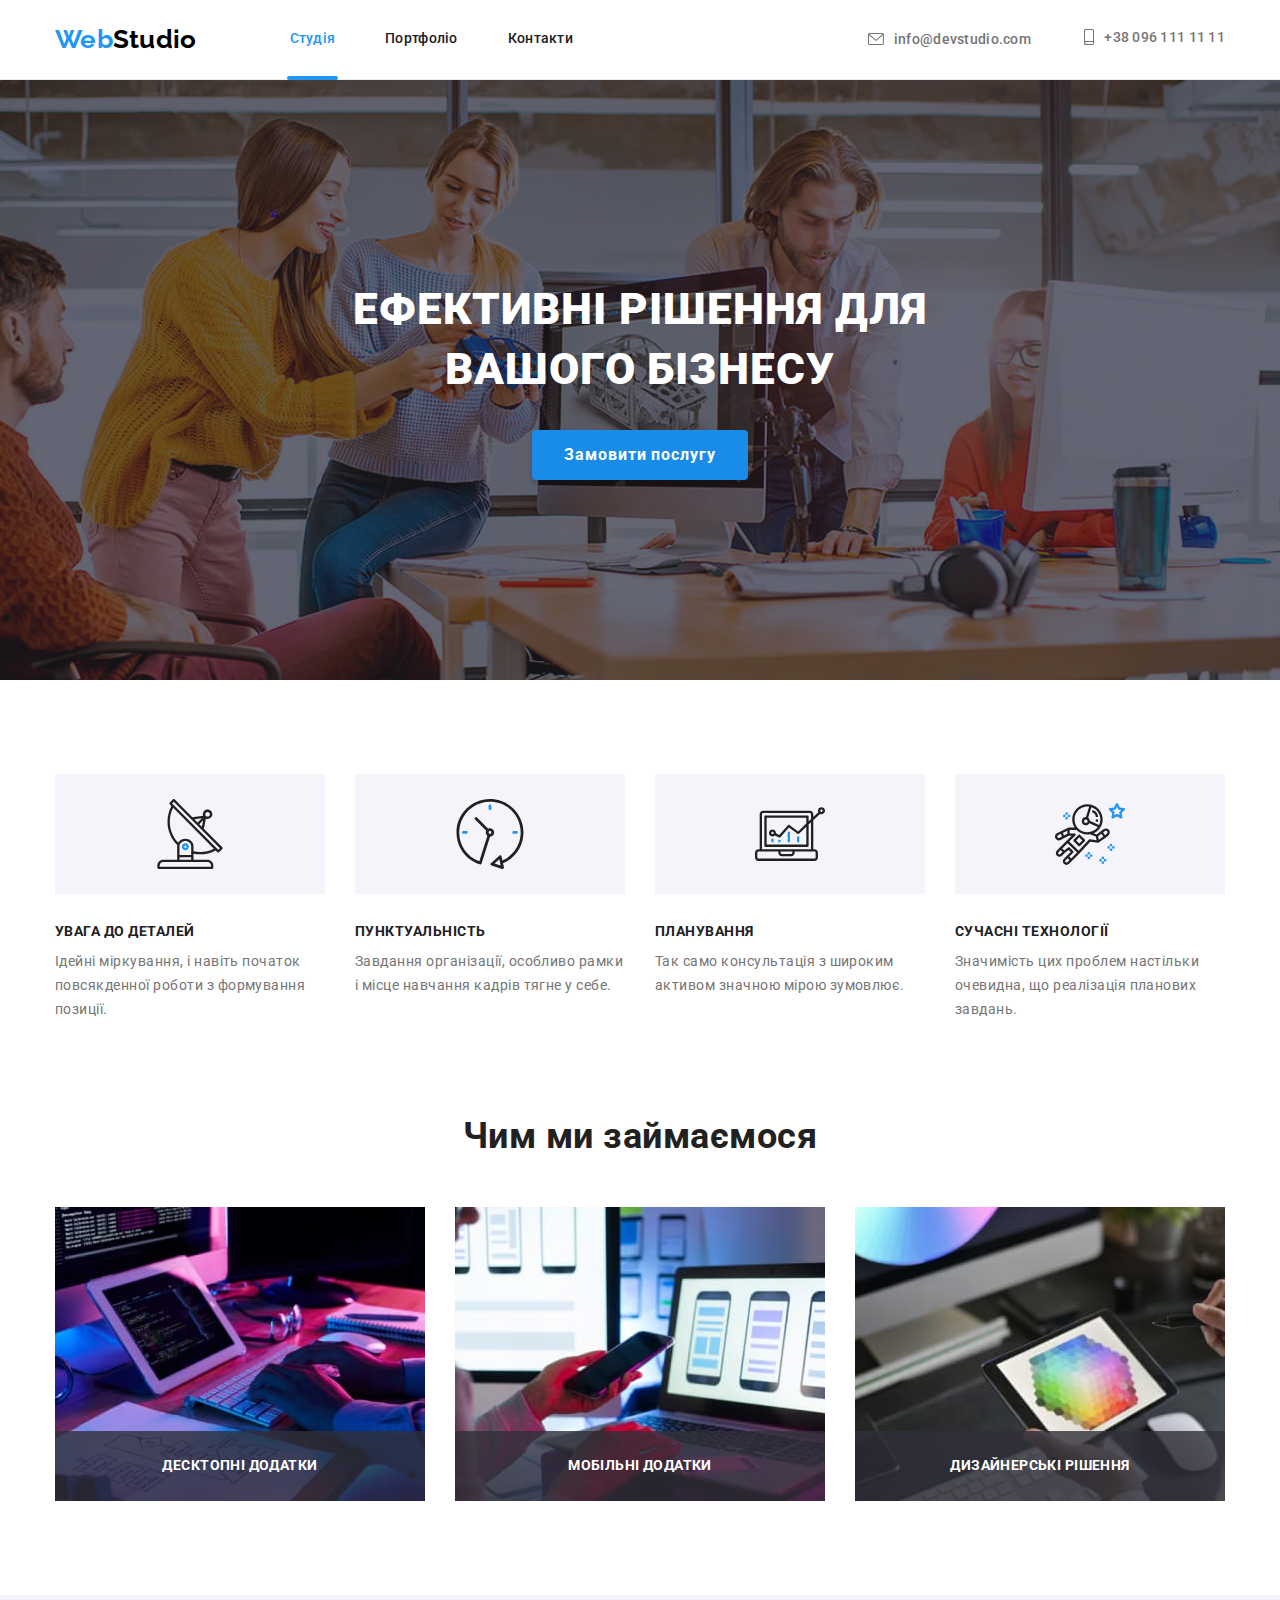
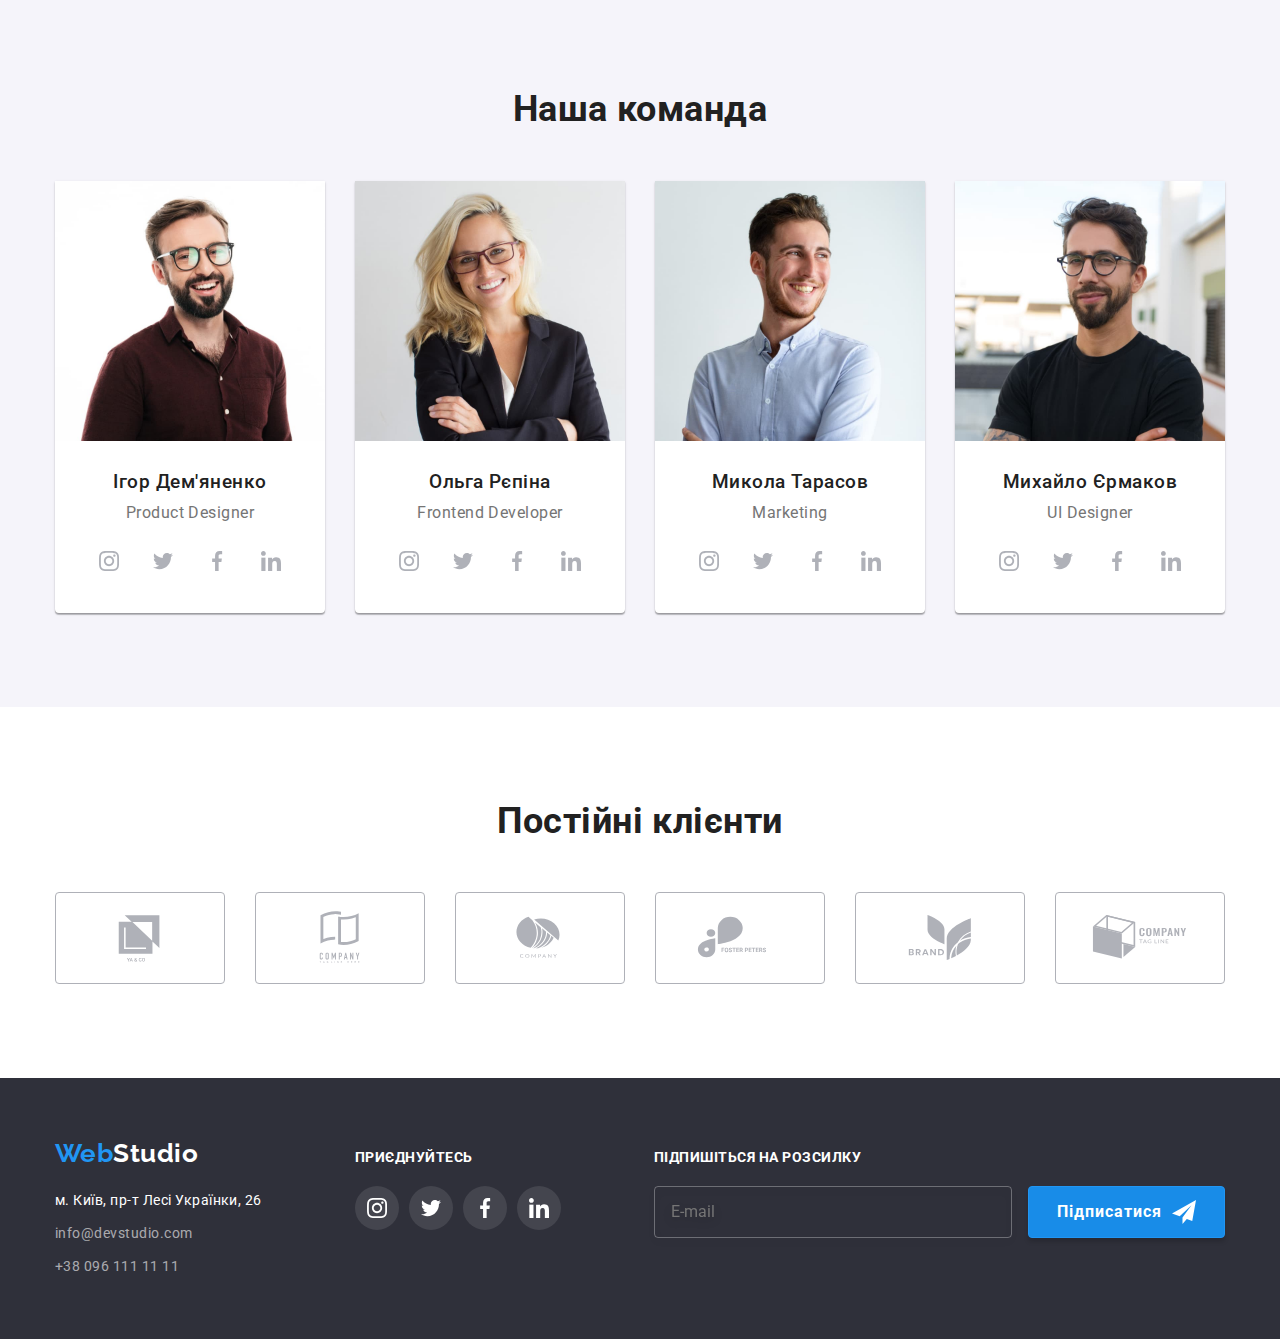
<file: index.html>
<!DOCTYPE html>
<html lang="uk">

<head>
    <meta charset="UTF-8">
    <meta name="viewport" content="width=device-width, initial-scale=1.0">
    <title>goit-hw6</title>
    <link
        href="https://fonts.googleapis.com/css2?family=Raleway:wght@700&family=Roboto:wght@400;500;700;900&display=swap"
        rel="stylesheet">
    <link rel="stylesheet" href="https://cdn.jsdelivr.net/npm/modern-normalize@1.1.0/modern-normalize.min.css" />
    <link rel="stylesheet" href="./css/style.css">
</head>

<body>
    <header class="header">
        <div class="header-container container">
            <nav class="header-nav">
                <a href="./index.html" lang="en" class="header-logo logo link"><span
                        class="logo-feature">Web</span>Studio</a>
                <ul class="menu list">
                    <li class="menu-item">
                        <a class="menu-link link current" href="./index.html">Студія</a>
                    </li>
                    <li class="menu-item">
                        <a class="menu-link link" href="./portfolio.html">Портфоліо</a>
                    </li>
                    <li class="menu-item">
                        <a class="menu-link link" href="">Контакти</a>
                    </li>
                </ul>
            </nav>
            <div class="header-links">
                <a class="header-email link" href="mailto:info@devstudio.com">
                    <svg class="email-icon" width="16" height="12">
                        <use href="./images/icons.svg#icon-envelope"></use>
                    </svg>
                    info@devstudio.com</a>
                <a href="tel:+380961111111" class="header-phone-number link">
                    <svg class="tel-icon" width="10" height="16">
                        <use href="./images/icons.svg#icon-smartphone"></use>
                    </svg>
                    +38 096 111 11 11</a>
            </div>
        </div>
    </header>
    <main>
        <section class="hero">
            <div class="hero-container container">
                <h1 class="hero-title">Ефективні рішення для вашого бізнесу</h1>
                <button data-modal-open type="button" class="hero-btn blue-btn btn">Замовити послугу</button>
                <div class="backdrop is-hidden" data-modal>
                    <div class="modal">
                        <button type="button" class="modal-close-btn" data-modal-close>
                            <svg class="modal-close-btn-icon" width="18" height="18">
                                <use href="./images/icons.svg#icon-close"></use>
                            </svg>
                        </button>
                        <p class="modal-caption">Залиште свої дані, ми вам передзвонимо</p>
                        <form class="modal-form">
                            <label class="modal-form-field">
                                <span class="modal-form-field-desc">Ім'я</span>
                                <span class="modal-form-input-wrapper">
                                    <input name="user_name" type="text" class="modal-form-input"
                                        pattern="[a-zA-Zа-яА-ЯіІїЇ]+" required />
                                    <svg class="modal-form-icon" width="18" height="18">
                                        <use href="./images/icons.svg#icon-person-modal"></use>
                                    </svg>
                                </span>
                            </label>
                            <label class="modal-form-field">
                                <span class="modal-form-field-desc">Телефон</span>
                                <span class="modal-form-input-wrapper">
                                    <input name="user_phone_number" type="tel" class="modal-form-input"
                                        pattern="[0-9]{3}-[0-9]{3}-[0-9]{2}-[0-9]{2}" required />
                                    <svg class="modal-form-icon modal-phone-icon" width="18" height="18">
                                        <use href="./images/icons.svg#icon-phone"></use>
                                    </svg>
                                </span>
                            </label>
                            <label class="modal-form-field">
                                <span class="modal-form-field-desc">Пошта</span>
                                <span class="modal-form-input-wrapper">
                                    <input name="user_email" type="email" class="modal-form-input" required />
                                    <svg class="modal-form-icon" width="18" height="18">
                                        <use href="./images/icons.svg#icon-email-modal"></use>
                                    </svg>
                                </span>
                            </label>
                            <label class="modal-form-field">
                                <span class="modal-form-field-desc">Коментар</span>
                                <textarea name="user_message" class="modal-form-message"
                                    placeholder="Введіть текст"></textarea>
                            </label>
                            <label class="modal-form-check-wrapper">
                                <input name="user_policy" type="checkbox" class="modal-form-check visually-hidden" />
                                <svg class="modal-form-own-check" width="16" height="16">
                                    <use class="modal-form-own-check-icon" href="./images/icons.svg#icon-check">
                                    </use>
                                </svg>
                                Погоджуюся з розсилкою та приймаю&nbsp;<a class="modal-form-check-link" href="">Умови
                                    договору</a>
                            </label>
                            <button type="submit" class="modal-form-btn blue-btn btn">Відправити</button>

                        </form>
                    </div>
                </div>
            </div>
        </section>
        <section class="feature section">
            <div class="feature-container container">
                <h2 class="feature-title visually-hidden">Особливості</h2>
                <ul class="feature-list list">
                    <li class="feature-item">
                        <div class="feature-icon-wrapper">
                            <svg class="feature-icon icon-antenna" width="70" height="70">
                                <use href="./images/icons.svg#icon-antenna"></use>
                            </svg>
                        </div>
                        <h3 class="feature-sub-title">УВАГА ДО ДЕТАЛЕЙ</h3>
                        <p class="feature-text">Ідейні міркування, і навіть початок повсякденної роботи з формування
                            позиції.</p>
                    </li>
                    <li class="feature-item">
                        <div class="feature-icon-wrapper">
                            <svg class="feature-icon" width="70" height="70">
                                <use href="./images/icons.svg#icon-clock"></use>
                            </svg>
                        </div>
                        <h3 class="feature-sub-title">ПУНКТУАЛЬНІСТЬ</h3>
                        <p class="feature-text">Завдання організації, особливо рамки і місце навчання кадрів тягне у
                            себе.
                        </p>
                    </li>
                    <li class="feature-item">
                        <div class="feature-icon-wrapper">
                            <svg class="feature-icon" width="70" height="70">
                                <use href="./images/icons.svg#icon-diagram"></use>
                            </svg>
                        </div>
                        <h3 class="feature-sub-title">ПЛАНУВАННЯ</h3>
                        <p class="feature-text">Так само консультація з широким активом значною мірою зумовлює.</p>
                    </li>
                    <li class="feature-item">
                        <div class="feature-icon-wrapper">
                            <svg class="feature-icon" width="70" height="70">
                                <use href="./images/icons.svg#icon-astronaut"></use>
                            </svg>
                        </div>
                        <h3 class="feature-sub-title">СУЧАСНІ ТЕХНОЛОГІЇ</h3>
                        <p class="feature-text">Значимість цих проблем настільки очевидна, що реалізація планових
                            завдань.
                        </p>
                    </li>
                </ul>
            </div>
        </section>
        <section class="field section">
            <div class="container">
                <h2 class="field-title title">Чим ми займаємося</h2>
                <ul class="field-list list">
                    <li class="field-item">
                        <div class="field-thumb">
                            <img src="./images/field/field1.jpg" alt="десктопні додатки" class="field-img img"
                                width="370" height="294">
                            <h3 class="field-img-title">Десктопні додатки</h3>
                        </div>
                    </li>
                    <li class="field-item">
                        <div class="field-thumb">
                            <img src="./images/field/field2.jpg" alt="мобільні додатки" class="field-img img"
                                width="370" height="294">
                            <h3 class="field-img-title">Мобільні додатки</h3>
                        </div>
                    </li>
                    <li class="field-item">
                        <div class="field-thumb">
                            <img src="./images/field/field3.jpg" alt="дизайнерські рішення" class="field-img img"
                                width="370" height="294">
                            <h3 class="field-img-title">Дизайнерські рішення</h3>
                        </div>
                    </li>
                </ul>
            </div>
        </section>
        <section class="team section">
            <div class="container">
                <h2 class="team-title title">Наша команда</h2>
                <ul class="team-list list">
                    <li class="staff">
                        <img src="./images/staff/staff1.jpg" alt="фото Ігор Дем'яненко" class="staff-img img"
                            width="270" height="260">
                        <div class="staff-content-wrapper">
                            <h3 class="staff-title">Ігор Дем'яненко</h3>
                            <p class="staff-position">Product Designer</p>
                            <ul class="social-list list">
                                <li class="social-list-item">
                                    <a href="" class="social-list-link">
                                        <svg class="social-list-icon" width="20" height="20">
                                            <use href="./images/icons.svg#icon-instagram"></use>
                                        </svg>
                                    </a>
                                </li>
                                <li class="social-list-item">
                                    <a href="" class="social-list-link">
                                        <svg class="social-list-icon" width="20" height="20">
                                            <use href="./images/icons.svg#icon-twitter"></use>
                                        </svg>
                                    </a>
                                </li>
                                <li class="social-list-item">
                                    <a href="" class="social-list-link">
                                        <svg class="social-list-icon" width="20" height="20">
                                            <use href="./images/icons.svg#icon-facebook"></use>
                                        </svg>
                                    </a>
                                </li>
                                <li class="social-list-item">
                                    <a href="" class="social-list-link">
                                        <svg class="social-list-icon" width="20" height="20">
                                            <use href="./images/icons.svg#icon-linkedin"></use>
                                        </svg>
                                    </a>
                                </li>
                            </ul>
                        </div>
                    </li>
                    <li class="staff">
                        <img src="./images/staff/staff2.jpg" alt="фото Ольга Рєпіна" class="staff-img img" width="270"
                            height="260">
                        <div class="staff-content-wrapper">
                            <h3 class="staff-title">Ольга Рєпіна</h3>
                            <p class="staff-position">Frontend Developer</p>
                            <ul class="social-list list">
                                <li class="social-list-item">
                                    <a href="" class="social-list-link">
                                        <svg class="social-list-icon" width="20" height="20">
                                            <use href="./images/icons.svg#icon-instagram"></use>
                                        </svg>
                                    </a>
                                </li>
                                <li class="social-list-item">
                                    <a href="" class="social-list-link">
                                        <svg class="social-list-icon" width="20" height="20">
                                            <use href="./images/icons.svg#icon-twitter"></use>
                                        </svg>
                                    </a>
                                </li>
                                <li class="social-list-item">
                                    <a href="" class="social-list-link">
                                        <svg class="social-list-icon" width="20" height="20">
                                            <use href="./images/icons.svg#icon-facebook"></use>
                                        </svg>
                                    </a>
                                </li>
                                <li class="social-list-item">
                                    <a href="" class="social-list-link">
                                        <svg class="social-list-icon" width="20" height="20">
                                            <use href="./images/icons.svg#icon-linkedin"></use>
                                        </svg>
                                    </a>
                                </li>
                            </ul>
                        </div>
                    </li>
                    <li class="staff">
                        <img src="./images/staff/staff3.jpg" alt="фото Микола Тарасов" class="staff-img img" width="270"
                            height="260">
                        <div class="staff-content-wrapper">
                            <h3 class="staff-title">Микола Тарасов</h3>
                            <p class="staff-position">Marketing</p>
                            <ul class="social-list list">
                                <li class="social-list-item">
                                    <a href="" class="social-list-link">
                                        <svg class="social-list-icon" width="20" height="20">
                                            <use href="./images/icons.svg#icon-instagram"></use>
                                        </svg>
                                    </a>
                                </li>
                                <li class="social-list-item">
                                    <a href="" class="social-list-link">
                                        <svg class="social-list-icon" width="20" height="20">
                                            <use href="./images/icons.svg#icon-twitter"></use>
                                        </svg>
                                    </a>
                                </li>
                                <li class="social-list-item">
                                    <a href="" class="social-list-link">
                                        <svg class="social-list-icon" width="20" height="20">
                                            <use href="./images/icons.svg#icon-facebook"></use>
                                        </svg>
                                    </a>
                                </li>
                                <li class="social-list-item">
                                    <a href="" class="social-list-link">
                                        <svg class="social-list-icon" width="20" height="20">
                                            <use href="./images/icons.svg#icon-linkedin"></use>
                                        </svg>
                                    </a>
                                </li>
                            </ul>
                        </div>
                    </li>
                    <li class="staff">
                        <img src="./images/staff/staff4.jpg" alt="фото Михайло Єрмаков" class="staff-img img"
                            width="270" height="260">
                        <div class="staff-content-wrapper">
                            <h3 class="staff-title">Михайло Єрмаков</h3>
                            <p class="staff-position">UI Designer</p>
                            <ul class="social-list list">
                                <li class="social-list-item">
                                    <a href="" class="social-list-link">
                                        <svg class="social-list-icon" width="20" height="20">
                                            <use href="./images/icons.svg#icon-instagram"></use>
                                        </svg>
                                    </a>
                                </li>
                                <li class="social-list-item">
                                    <a href="" class="social-list-link">
                                        <svg class="social-list-icon" width="20" height="20">
                                            <use href="./images/icons.svg#icon-twitter"></use>
                                        </svg>
                                    </a>
                                </li>
                                <li class="social-list-item">
                                    <a href="" class="social-list-link">
                                        <svg class="social-list-icon" width="20" height="20">
                                            <use href="./images/icons.svg#icon-facebook"></use>
                                        </svg>
                                    </a>
                                </li>
                                <li class="social-list-item">
                                    <a href="" class="social-list-link">
                                        <svg class="social-list-icon" width="20" height="20">
                                            <use href="./images/icons.svg#icon-linkedin"></use>
                                        </svg>
                                    </a>
                                </li>
                            </ul>
                        </div>
                    </li>
                </ul>
            </div>
        </section>
        <section class="clients section">
            <div class="container">
                <h2 class="clients-title title">Постійні клієнти</h2>
                <ul class="clients-list list">
                    <li class="clients-item">
                        <a href="" class="clients-link">
                            <svg class="clients-icon" width="106" height="60">
                                <use href="./images/icons.svg#icon-logo1"></use>
                            </svg>
                        </a>
                    </li>
                    <li class="clients-item">
                        <a href="" class="clients-link">
                            <svg class="clients-icon" width="106" height="60">
                                <use href="./images/icons.svg#icon-logo2"></use>
                            </svg>
                        </a>
                    </li>
                    <li class="clients-item">
                        <a href="" class="clients-link">
                            <svg class="clients-icon" width="106" height="60">
                                <use href="./images/icons.svg#icon-logo3"></use>
                            </svg>
                        </a>
                    </li>
                    <li class="clients-item">
                        <a href="" class="clients-link">
                            <svg class="clients-icon" width="106" height="60">
                                <use href="./images/icons.svg#icon-logo4"></use>
                            </svg>
                        </a>
                    </li>
                    <li class="clients-item">
                        <a href="" class="clients-link">
                            <svg class="clients-icon" width="106" height="60">
                                <use href="./images/icons.svg#icon-logo5"></use>
                            </svg>
                        </a>
                    </li>
                    <li class="clients-item">
                        <a href="" class="clients-link">
                            <svg class="clients-icon" width="106" height="60">
                                <use href="./images/icons.svg#icon-logo6"></use>
                            </svg>
                        </a>
                    </li>
                </ul>
            </div>

        </section>
    </main>
    <footer class="footer">
        <div class="container footer-container">
            <div class="footer-address">
                <a href="./index.html" lang="en" class="footer-logo logo link"><span
                        class="logo-feature">Web</span>Studio</a>
                <address class="contact">
                    <ul class="contact-list list">
                        <li class="contact-item">
                            <a href="https://goo.gl/maps/WSS5QyxdvY6HkFST6" target="_blank" rel="noopener noreferrer"
                                class="contact-address link"> м. Київ,
                                пр-т Лесі Українки, 26</a>
                        </li>
                        <li class="contact-item">
                            <a href="mailto:info@devstudio.com" class="contact-email link">info@devstudio.com</a> <br>
                        </li>
                        <li class="contact-item">
                            <a href="tel:+380961111111" class="contact-phone link">+38 096 111 11 11</a>
                        </li>
                    </ul>
                </address>
            </div>
            <div class="footer-social">
                <h3 class="footer-title">приєднуйтесь</h3>
                <ul class="social-list list">
                    <li class="social-list-item">
                        <a href="" class="social-list-link social-list-link-footer">
                            <svg class="social-list-icon social-list-icon-footer" width="20" height="20">
                                <use href="./images/icons.svg#icon-instagram"></use>
                            </svg>
                        </a>
                    </li>
                    <li class="social-list-item">
                        <a href="" class="social-list-link social-list-link-footer">
                            <svg class="social-list-icon social-list-icon-footer" width="20" height="20">
                                <use href="./images/icons.svg#icon-twitter"></use>
                            </svg>
                        </a>
                    </li>
                    <li class="social-list-item">
                        <a href="" class="social-list-link social-list-link-footer">
                            <svg class="social-list-icon social-list-icon-footer" width="20" height="20">
                                <use href="./images/icons.svg#icon-facebook"></use>
                            </svg>
                        </a>
                    </li>
                    <li class="social-list-item">
                        <a href="" class="social-list-link social-list-link-footer">
                            <svg class="social-list-icon social-list-icon-footer" width="20" height="20">
                                <use href="./images/icons.svg#icon-linkedin"></use>
                            </svg>
                        </a>
                    </li>
                </ul>
            </div>
            <div class="footer-subscribe">
                <h3 class="footer-title">Підпишіться на розсилку</h3>
                <label for="subscribe" class="visually-hidden">Enter your email</label>
                <input class="subscribe-input" type="email" name="email" id="subscribe" placeholder="E-mail">
                <button class="subscribe-btn blue-btn btn" type="submit">Підписатися
                    <svg class="subscribe-btn-icon" width="24" height="24">
                        <use href="./images/icons.svg#icon-send"></use>
                    </svg>
                </button>

            </div>
        </div>
    </footer>
    <script src=" ./js/modal.js">
    </script>
</body>

</html>
</file>
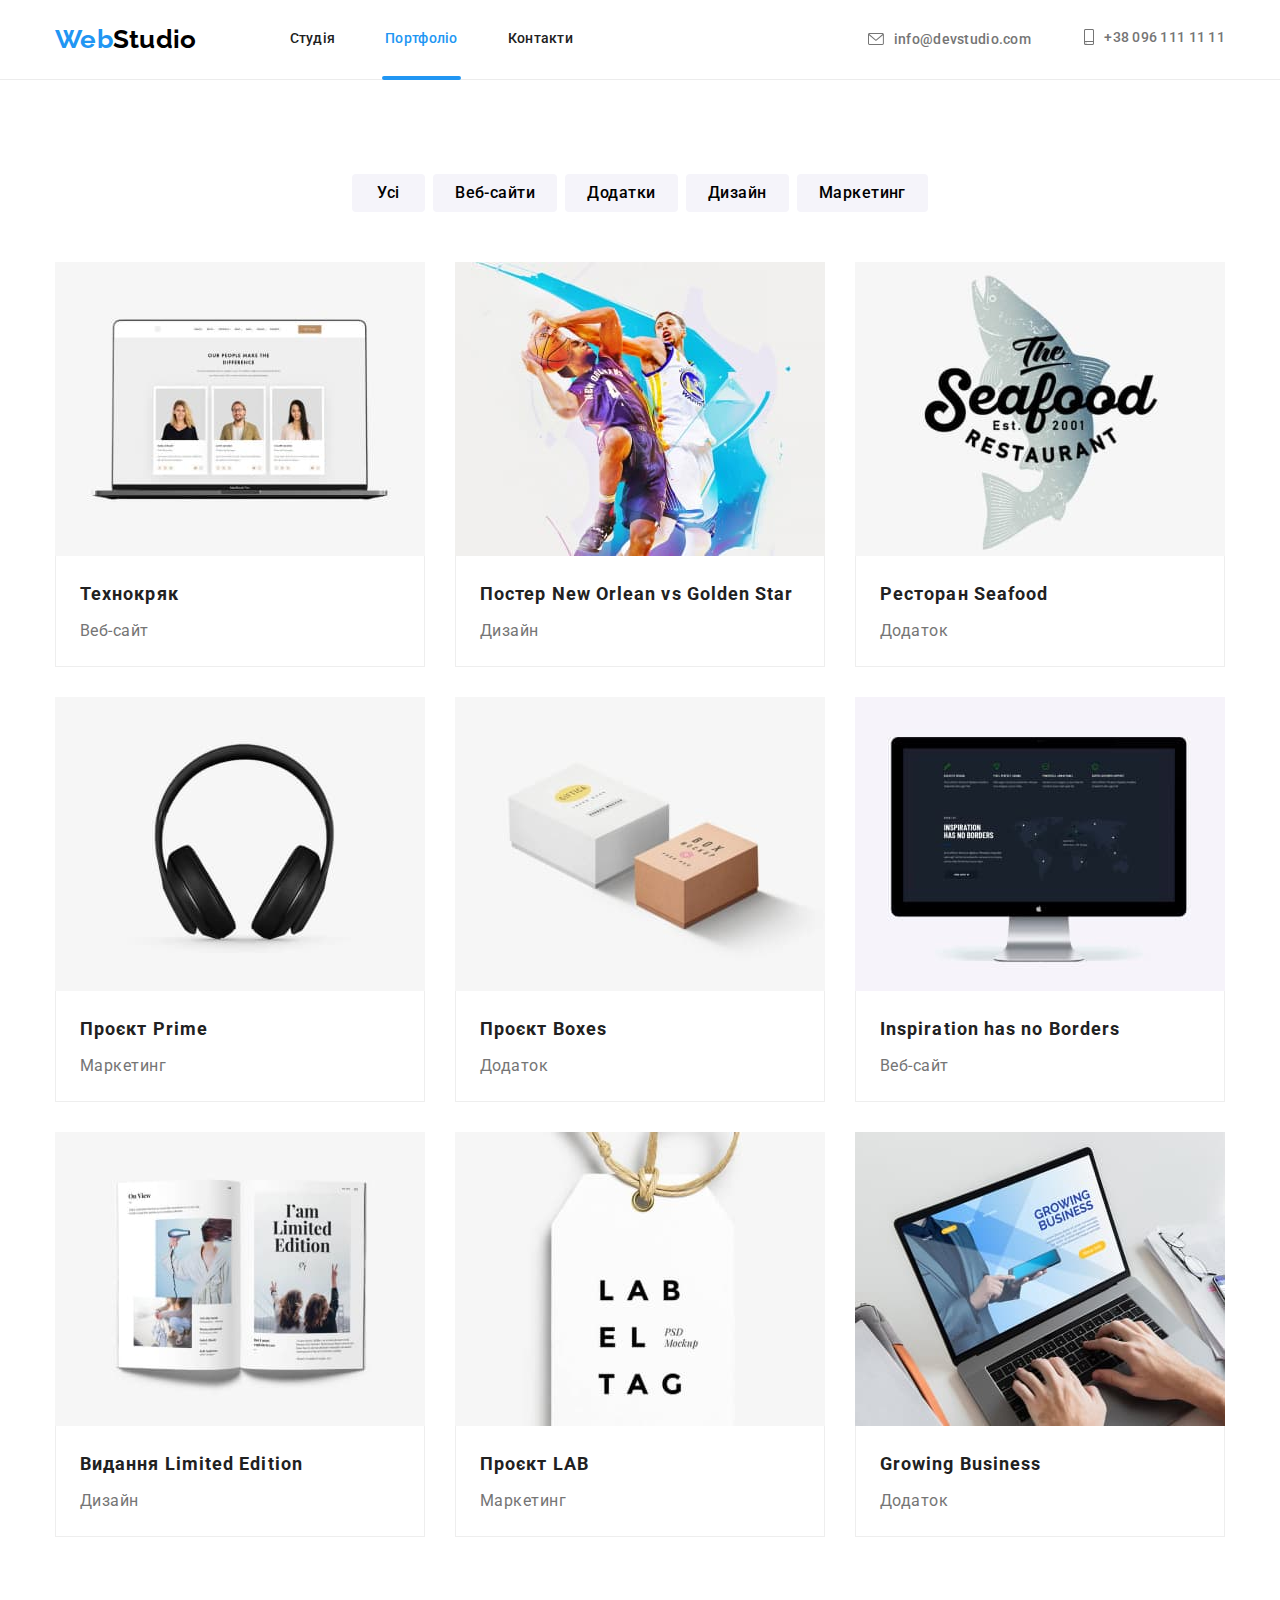
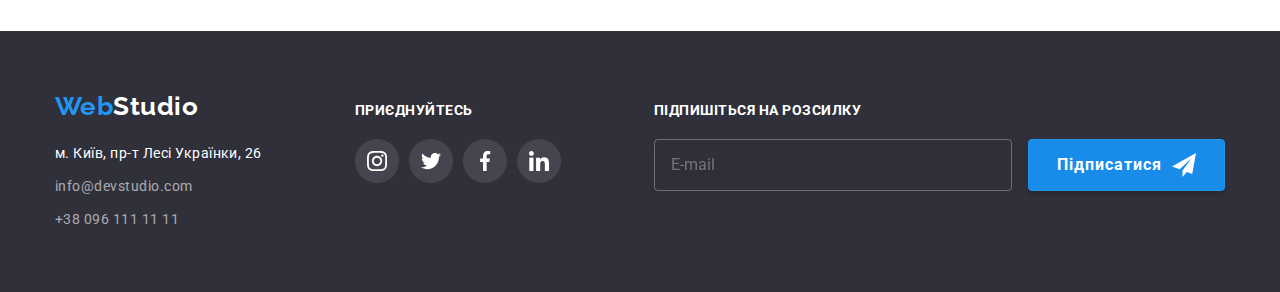
<file: portfolio.html>
<!DOCTYPE html>
<html lang="uk">

<head>
    <meta charset="UTF-8">
    <meta name="viewport" content="width=device-width, initial-scale=1.0">
    <title>goit-hw6</title>
    <link
        href="https://fonts.googleapis.com/css2?family=Raleway:wght@700&family=Roboto:wght@400;500;700;900&display=swap"
        rel="stylesheet">
    <link rel="stylesheet" href="https://cdn.jsdelivr.net/npm/modern-normalize@1.1.0/modern-normalize.min.css" />
    <link rel="stylesheet" href="./css/style.css">

</head>

<body>
    <header class="header">
        <div class="header-container container">
            <nav class="header-nav">
                <a href="./index.html" lang="en" class="header-logo logo link"><span
                        class="logo-feature">Web</span>Studio</a>
                <ul class="menu list">
                    <li class="menu-item">
                        <a class="menu-link link" href="./index.html">Студія</a>
                    </li>
                    <li class="menu-item">
                        <a class="menu-link link current" href="./portfolio.html">Портфоліо</a>
                    </li>
                    <li class="menu-item">
                        <a class="menu-link link" href="">Контакти</a>
                    </li>
                </ul>
            </nav>
            <div class="header-links">
                <a class="header-email link" href="mailto:info@devstudio.com">
                    <svg class="email-icon" width="16" height="12">
                        <use href="./images/icons.svg#icon-envelope"></use>
                    </svg>
                    info@devstudio.com</a>
                <a href="tel:+380961111111" class="header-phone-number link">
                    <svg class="tel-icon" width="10" height="16">
                        <use href="./images/icons.svg#icon-smartphone"></use>
                    </svg>
                    +38 096 111 11 11</a>
            </div>
        </div>
    </header>
    <main class="portfolio section">
        <div class="container">
            <h1 class="portfolio-title visually-hidden">Cписок прикладів робіт</h1>
            <ul class="filters-menu list">
                <li class="filters-item">
                    <button class="filters-btn btn" type="button">Усі</button>
                </li>
                <li class="filters-item">
                    <button class="filters-btn btn" type="button">Веб-сайти</button>
                </li>
                <li class="filters-item">
                    <button class="filters-btn btn" type="button">Додатки</button>
                </li>
                <li class="filters-item">
                    <button class="filters-btn btn" type="button">Дизайн</button>
                </li>
                <li class="filters-item">
                    <button class="filters-btn btn" type="button">Маркетинг</button>
                </li>
            </ul>
            <ul class="project-list list">
                <li class="project-item">
                    <a class="project-link link" href="">
                        <div class="project-thumb">
                            <img src="./images/portfolio/portfolio1.jpg" alt="Технокряк" width="370" height="294"
                                class="project-thumb-img img">
                            <p class="project-thumb-text">Ресурс пропонує комплексні пропозиції з різним рівнем
                                функціоналу та сервісів. Все це дозволить відвідувачу отримати вичерпні відомості про
                                компанію чи приватну особу.</p>
                        </div>
                        <div class="project-wrapper">
                            <h2 class="project-title">Технокряк</h2>
                            <p class="project-text">Веб-сайт</p>
                        </div>
                    </a>
                </li>
                <li class="project-item">
                    <a class="project-link link" href="">
                        <div class="project-thumb">
                            <img src="./images/portfolio/portfolio2.jpg" alt="Постер New Orlean vs Golden Star"
                                width="370" height="294" class="project-thumb-img img">
                            <p class="project-thumb-text">Ресурс пропонує комплексні пропозиції з різним рівнем
                                функціоналу та сервісів. Все це дозволить відвідувачу отримати вичерпні відомості про
                                компанію чи приватну особу.</p>
                        </div>
                        <div class="project-wrapper">
                            <h2 class="project-title">Постер New Orlean vs Golden Star</h2>
                            <p class="project-text">Дизайн</p>
                        </div>
                    </a>
                </li>
                <li class="project-item">
                    <a class="project-link link" href="">
                        <div class="project-thumb">
                            <img src="./images/portfolio/portfolio3.jpg" alt="Ресторан Seafood" width="370" height="294"
                                class="project-thumb-img img">
                            <p class="project-thumb-text">Ресурс пропонує комплексні пропозиції з різним рівнем
                                функціоналу та сервісів. Все це дозволить відвідувачу отримати вичерпні відомості про
                                компанію чи приватну особу.</p>
                        </div>
                        <div class="project-wrapper">
                            <h2 class="project-title">Ресторан Seafood</h2>
                            <p class="project-text">Додаток</p>
                        </div>
                    </a>
                </li>
                <li class="project-item">
                    <a class="project-link link" href="">
                        <div class="project-thumb">
                            <img src="./images/portfolio/portfolio4.jpg" alt="Проєкт Prime" width="370" height="294"
                                class="project-thumb-img img">
                            <p class="project-thumb-text">Ресурс пропонує комплексні пропозиції з різним рівнем
                                функціоналу та сервісів. Все це дозволить відвідувачу отримати вичерпні відомості про
                                компанію чи приватну особу.</p>
                        </div>
                        <div class="project-wrapper">
                            <h2 class="project-title">Проєкт Prime</h2>
                            <p class="project-text">Маркетинг</p>
                        </div>
                    </a>
                </li>
                <li class="project-item">
                    <a class="project-link link" href="">
                        <div class="project-thumb">
                            <img src="./images/portfolio/portfolio5.jpg" alt="Проєкт Boxes" width="370" height="294"
                                class="project-thumb-img img">
                            <p class="project-thumb-text">Ресурс пропонує комплексні пропозиції з різним рівнем
                                функціоналу та сервісів. Все це дозволить відвідувачу отримати вичерпні відомості про
                                компанію чи приватну особу.</p>
                        </div>
                        <div class="project-wrapper">
                            <h2 class="project-title">Проєкт Boxes</h2>
                            <p class="project-text">Додаток</p>
                        </div>
                    </a>
                </li>
                <li class="project-item">
                    <a class="project-link link" href="">
                        <div class="project-thumb">
                            <img src="./images/portfolio/portfolio6.jpg" alt="Inspiration has no Borders" width="370"
                                height="294" class="project-thumb-img img">
                            <p class="project-thumb-text">Ресурс пропонує комплексні пропозиції з різним рівнем
                                функціоналу та сервісів. Все це дозволить відвідувачу отримати вичерпні відомості про
                                компанію чи приватну особу.</p>
                        </div>
                        <div class="project-wrapper">
                            <h2 class="project-title">Inspiration has no Borders</h2>
                            <p class="project-text">Веб-сайт</p>
                        </div>
                    </a>
                </li>
                <li class="project-item">
                    <a class="project-link link" href="">
                        <div class="project-thumb">
                            <img src="./images/portfolio/portfolio7.jpg" alt="Видання Limited Edition" width="370"
                                height="294" class="project-thumb-img img">
                            <p class="project-thumb-text">Ресурс пропонує комплексні пропозиції з різним рівнем
                                функціоналу та сервісів. Все це дозволить відвідувачу отримати вичерпні відомості про
                                компанію чи приватну особу.</p>
                        </div>
                        <div class="project-wrapper">
                            <h2 class="project-title">Видання Limited Edition</h2>
                            <p class="project-text">Дизайн</p>
                        </div>
                    </a>
                </li>
                <li class="project-item">
                    <a class="project-link link" href="">
                        <div class="project-thumb">
                            <img src="./images/portfolio/portfolio8.jpg" alt="Проєкт LAB" width="370" height="294"
                                class="project-thumb-img img">
                            <p class="project-thumb-text">Ресурс пропонує комплексні пропозиції з різним рівнем
                                функціоналу та сервісів. Все це дозволить відвідувачу отримати вичерпні відомості про
                                компанію чи приватну особу.</p>
                        </div>
                        <div class="project-wrapper">
                            <h2 class="project-title">Проєкт LAB</h2>
                            <p class="project-text">Маркетинг</p>
                        </div>
                    </a>
                </li>
                <li class="project-item">
                    <a class="project-link link" href="">
                        <div class="project-thumb">
                            <img src="./images/portfolio/portfolio9.jpg" alt="Growing Business" width="370" height="294"
                                class="project-thumb-img img">
                            <p class="project-thumb-text">Ресурс пропонує комплексні пропозиції з різним рівнем
                                функціоналу та сервісів. Все це дозволить відвідувачу отримати вичерпні відомості про
                                компанію чи приватну особу.</p>
                        </div>
                        <div class="project-wrapper">
                            <h2 class="project-title">Growing Business</h2>
                            <p class="project-text">Додаток</p>
                        </div>
                    </a>
                </li>

            </ul>
        </div>
    </main>
    <footer class="footer">
        <div class="container footer-container">
            <div class="footer-address">
                <a href="./index.html" lang="en" class="footer-logo logo link"><span
                        class="logo-feature">Web</span>Studio</a>
                <address class="contact">
                    <ul class="contact-list list">
                        <li class="contact-item">
                            <a href="https://goo.gl/maps/WSS5QyxdvY6HkFST6" target="_blank" rel="noopener noreferrer"
                                class="contact-address link"> м. Київ,
                                пр-т Лесі Українки, 26</a>
                        </li>
                        <li class="contact-item">
                            <a href="mailto:info@devstudio.com" class="contact-email link">info@devstudio.com</a> <br>
                        </li>
                        <li class="contact-item">
                            <a href="tel:+380961111111" class="contact-phone link">+38 096 111 11 11</a>
                        </li>
                    </ul>
                </address>
            </div>
            <div class="footer-social">
                <h3 class="footer-title">приєднуйтесь</h3>
                <ul class="social-list list">
                    <li class="social-list-item">
                        <a href="" class="social-list-link social-list-link-footer">
                            <svg class="social-list-icon social-list-icon-footer" width="20" height="20">
                                <use href="./images/icons.svg#icon-instagram"></use>
                            </svg>
                        </a>
                    </li>
                    <li class="social-list-item">
                        <a href="" class="social-list-link social-list-link-footer">
                            <svg class="social-list-icon social-list-icon-footer" width="20" height="20">
                                <use href="./images/icons.svg#icon-twitter"></use>
                            </svg>
                        </a>
                    </li>
                    <li class="social-list-item">
                        <a href="" class="social-list-link social-list-link-footer">
                            <svg class="social-list-icon social-list-icon-footer" width="20" height="20">
                                <use href="./images/icons.svg#icon-facebook"></use>
                            </svg>
                        </a>
                    </li>
                    <li class="social-list-item">
                        <a href="" class="social-list-link social-list-link-footer">
                            <svg class="social-list-icon social-list-icon-footer" width="20" height="20">
                                <use href="./images/icons.svg#icon-linkedin"></use>
                            </svg>
                        </a>
                    </li>
                </ul>
            </div>
            <div class="footer-subscribe">
                <h3 class="footer-title">Підпишіться на розсилку</h3>
                <label for="subscribe" class="visually-hidden">Enter your email</label>
                <input class="subscribe-input" type="email" name="email" id="subscribe" placeholder="E-mail">
                <button class="subscribe-btn blue-btn btn" type="submit">Підписатися
                    <svg class="subscribe-btn-icon" width="24" height="24">
                        <use href="./images/icons.svg#icon-send"></use>
                    </svg>
                </button>

            </div>
        </div>
    </footer>
</body>

</html>
</file>
<file: css/style.css>
/* цвет основного текста #212121 */
/* вторичный цвет текста  #757575*/
/* цвет инфо текста rgba(255, 255, 255, 0.6) */
/* акцент #2196F3 */

:root {
  --primary-font: 'Roboto', sans-serif;
  --secondary-font: 'Raleway', sans-serif;
  --primary-text-color: #212121;
  --desc-text-color: #757575;
  --info-text-color: rgba(255, 255, 255, 0.6);
  --accent-color: #2196f3;
  --transition-dur-and-func: 250ms cubic-bezier(0.4, 0, 0.2, 1);
}

h1,
h2,
h3,
h4,
h5,
h6,
p {
  margin-top: 0;
  margin-bottom: 0;
}

ul,
ol {
  margin-top: 0;
  margin-bottom: 0;
  padding-left: 0;
}

.img {
  display: block;
}

.list {
  list-style: none;
}

.link {
  text-decoration: none;
}

.btn {
  cursor: pointer;
  border: none;
}

body {
  background-color: white;
  color: var(--primary-text-color);
  font-family: var(--primary-font);
  font-weight: 400;
  font-style: normal;
  letter-spacing: 0.03em;
}

.visually-hidden {
  position: absolute;
  width: 1px;
  height: 1px;
  margin: -1px;
  padding: 0;
  overflow: hidden;
  border: 0;
  clip: rect(0 0 0 0);
}

.container {
  width: 1200px;
  margin: 0 auto;
  padding-left: 15px;
  padding-right: 15px;
  /* outline: 1px solid tomato; */
}

.section {
  padding: 94px 0;
}

/* ==================== COMPONENTS ==================== */
.title {
  font-weight: 700;
  font-size: 36px;
  line-height: 1.16;
  text-align: center;
  margin-bottom: 50px;
}

.logo {
  font-family: var(--secondary-font);
  font-weight: 700;
  font-size: 26px;
  line-height: 1.19;
}

.blue-btn {
  font-weight: 700;
  font-size: 16px;
  line-height: 1.88;
  letter-spacing: 0.06em;
  background-color: #188ce8;
  color: #ffffff;
  transition: background-color var(--transition-dur-and-func);
  box-shadow: 0px 4px 4px rgba(0, 0, 0, 0.15);
  border-radius: 4px;
}

.blue-btn:hover,
.blue-btn:focus {
  background-color: var(--accent-color);
}
/* ==================== /COMPONENTS ==================== */

/* ==================== HEADER ==================== */
.header {
  font-weight: 500;
  font-size: 14px;
  line-height: 1.14;
  letter-spacing: 0.02em;
  padding: 24px 0;
  border-bottom: 1px solid #ececec;
}

.header-container {
  display: flex;
  align-items: center;
  justify-content: space-between;
}

.header-nav {
  display: flex;
  column-gap: 93px;
  align-items: center;
}

.menu {
  display: flex;
  column-gap: 50px;
}

.header-logo {
  color: #000000;
}

.logo-feature {
  color: var(--accent-color);
}

.menu-link {
  color: var(--primary-text-color);
  transition: color var(--transition-dur-and-func);
}

.menu-link:hover,
.menu-link:focus {
  color: var(--accent-color);
}

.current {
  position: relative;
  color: var(--accent-color);
}

.current::after {
  content: '';
  position: absolute;
  top: 100%;
  left: -5%;
  width: 110%;
  border: 2px solid var(--accent-color);
  border-radius: 2px;
  background: var(--accent-color);
  margin-top: 30px;
}

/* email */
.header-email {
  display: inline-flex;
  align-items: center;
  column-gap: 10px;
  color: var(--desc-text-color);
  margin-right: 50px;
  transition: color var(--transition-dur-and-func);
}

.header-email:hover,
.header-email:focus {
  color: var(--accent-color);
}

.email-icon {
  fill: var(--desc-text-color);
  transition: fill var(--transition-dur-and-func);
}

.header-email:hover .email-icon,
.header-email:focus .email-icon {
  fill: var(--accent-color);
}

/* tel */
.header-phone-number {
  display: inline-flex;
  align-items: center;
  column-gap: 10px;
  color: var(--desc-text-color);
  transition: color var(--transition-dur-and-func);
}

.header-phone-number:hover,
.header-phone-number:focus {
  color: var(--accent-color);
}

.tel-icon {
  fill: var(--desc-text-color);
  transition: fill var(--transition-dur-and-func);
}

.header-phone-number:hover .tel-icon,
.header-phone-number:focus .tel-icon {
  fill: var(--accent-color);
}
/* ==================== /HEADER ==================== */

/* ==================== HERO ==================== */
.hero {
  text-align: center;
  letter-spacing: 0.06em;

  max-width: 1600px;
  height: 600px;
  margin: 0 auto;
  background-image: linear-gradient(to right, rgba(47, 48, 58, 0.4), rgba(47, 48, 58, 0.4)),
    url('../images/hero/hero.jpg');
  background-repeat: no-repeat;
  background-size: cover;
  background-position: center center;
}

.hero-container {
  padding: 200px 0;
}

.hero-title {
  font-weight: 900;
  font-size: 44px;
  line-height: 1.36;
  text-transform: uppercase;
  color: #ffffff;
  max-width: 696px;
  margin: 0 auto;
  margin-bottom: 30px;
}

.hero-btn {
  padding: 10px 32px;
}
/* ==================== /HERO ==================== */

/* ==================== BACKDROP ==================== */
.backdrop.is-hidden {
  visibility: hidden;
  opacity: 0;
  pointer-events: none;
}

.backdrop {
  position: fixed;
  top: 0;
  left: 0;
  z-index: 1000;
  width: 100%;
  height: 100%;
  background-color: rgba(0, 0, 0, 0.2);
  opacity: 1;
  visibility: visible;
  transition: opacity var(--transition-dur-and-func), visibility var(--transition-dur-and-func);
}

.modal {
  position: absolute;
  top: 50%;
  left: 50%;
  transform: translate(-50%, -50%);
  min-width: 528px;
  min-height: 581px;
  background-color: #fff;
  padding: 40px;
}

.modal-close-btn {
  position: absolute;
  top: 8px;
  right: 8px;
  display: flex;
  justify-content: center;
  align-items: center;
  width: 30px;
  height: 30px;
  border-radius: 50%;
  background-color: transparent;
  transition: border-color var(--transition-dur-and-func);
  border: 1px solid rgba(0, 0, 0, 0.1);
  cursor: pointer;
  padding: 0;
}

.modal-close-btn:hover,
.modal-close-btn:focus {
  border-color: var(--accent-color);
}

.modal-close-btn-icon {
  fill: #303030;
  transition: fill var(--transition-dur-and-func);
}

.modal-close-btn:hover .modal-close-btn-icon,
.modal-close-btn:focus .modal-close-btn-icon {
  fill: var(--accent-color);
}
/* ==================== /BACKDROP ==================== */

/* ==================== MODAL FORM ==================== */
.modal-caption {
  font-weight: 700;
  font-size: 20px;
  line-height: 1.15;
  text-align: center;
  margin-bottom: 12px;
}

.modal-form {
  display: flex;
  flex-direction: column;
  row-gap: 10px;
}

.modal-form-field-desc {
  display: block;
  text-align: start;
  font-size: 12px;
  line-height: 1.16;
  letter-spacing: 0.01em;
  color: var(--desc-text-color);
  margin-bottom: 4px;
}

.modal-form-input-wrapper {
  position: relative;
  display: block;
}

.modal-form-input {
  width: 100%;
  height: 40px;
  border: 1px solid rgba(33, 33, 33, 0.2);
  border-radius: 4px;
  color: var(--primary-text-color);
  transition: border-color var(--transition-dur-and-func);
  padding-left: 42px;
}

.modal-form-input:focus {
  outline: none;
  border-color: var(--accent-color);
}
.modal-phone-icon {
  padding: 2.5px;
}

.modal-form-icon {
  display: block;
  position: absolute;
  top: 50%;
  left: 12px;
  transform: translateY(-50%);
  transition: fill var(--transition-dur-and-func);
  fill: var(--primary-text-color);
}

.modal-form-input:focus + .modal-form-icon {
  fill: var(--accent-color);
}

.modal-form-message {
  font-size: 12px;
  line-height: 1.16;
  letter-spacing: 0.01em;
  color: var(--primary-text-color);
  width: 100%;
  height: 120px;
  resize: none;
  padding: 12px 16px;
  border: 1px solid rgba(33, 33, 33, 0.2);
  border-radius: 4px;
  transition: border-color var(--transition-dur-and-func);
}

.modal-form-message::placeholder {
  font-size: 12px;
  line-height: 1.16;
  letter-spacing: 0.01em;
  color: rgba(117, 117, 117, 0.5);
}

.modal-form-message:focus {
  outline: none;
  border-color: var(--accent-color);
}

.modal-form-check-wrapper {
  display: flex;
  align-items: center;
  font-size: 14px;
  line-height: 1.71;
  color: var(--desc-text-color);
}

.modal-form-own-check {
  border: 1px solid var(--primary-text-color);
  border-radius: 4px;
  cursor: pointer;
  padding: 2px;
  margin-right: 8px;
}

.modal-form-check:checked + .modal-form-own-check {
  background-color: var(--accent-color);
  border-color: var(--accent-color);
}

.modal-form-check:focus + .modal-form-own-check {
  outline: 2px solid rgba(0, 0, 255, 0.5);
}

.modal-form-own-check-icon {
  display: none;
  fill: #ffffff;
}

.modal-form-check:checked + .modal-form-own-check .modal-form-own-check-icon {
  display: block;
}

.modal-form-check-link {
  color: var(--accent-color);
}

.modal-form-btn {
  align-self: center;
  padding: 10px 52px;
  margin-top: 20px;
}

/* ==================== /MODAL FORM ==================== */

/* ==================== FEATURE ==================== */
.feature-list {
  display: flex;
  flex-wrap: wrap;
  gap: 30px;
}

.feature-item {
  flex-basis: calc((100% - 90px) / 4);
}

.feature-icon-wrapper {
  display: flex;
  justify-content: center;
  align-items: center;
  height: 120px;
  background-color: #f5f4fa;
  margin-bottom: 30px;
}

.feature-sub-title {
  font-weight: 700;
  font-size: 14px;
  line-height: 1.14;
  text-transform: uppercase;
  margin-bottom: 10px;
}

.feature-text {
  font-size: 14px;
  line-height: 1.71;
  color: var(--desc-text-color);
}
/* ==================== /FEATURE ==================== */

/* ==================== FIELD ==================== */
.field {
  padding-top: 0;
}

.field-list {
  display: flex;
  flex-wrap: wrap;
  gap: 30px;
}

.field-item {
  flex-basis: calc((100% - 60px) / 3);
}
.field-thumb {
  position: relative;
}

.field-img-title {
  position: absolute;
  top: 88%;
  left: 50%;
  transform: translate(-50%, -50%);
  width: 100%;
  font-weight: 700;
  font-size: 14px;
  line-height: 1.14;
  text-align: center;
  letter-spacing: 0.03em;
  text-transform: uppercase;
  color: #ffffff;
  background: rgba(47, 48, 58, 0.8);
  padding: 27px 0;
}

/* ==================== /FIELD ==================== */

/* ==================== TEAM ==================== */
.team {
  background-color: #f5f4fa;
}

.team-list {
  display: flex;
  flex-wrap: wrap;
  gap: 30px;
}

.staff {
  flex-basis: calc((100% - 90px) / 4);
  font-size: 16px;
  line-height: 1.19;
  box-shadow: 0px 1px 3px rgba(0, 0, 0, 0.12), 0px 1px 1px rgba(0, 0, 0, 0.14),
    0px 2px 1px rgba(0, 0, 0, 0.2);
  border-radius: 0px 0px 4px 4px;
  background-color: #fff;
}

.staff-content-wrapper {
  padding: 30px 0;
  text-align: center;
}

.staff-title {
  font-weight: 500;
  margin-bottom: 10px;
}

.staff-position {
  color: var(--desc-text-color);
  margin-bottom: 16px;
}

.social-list {
  display: flex;
  justify-content: center;
  column-gap: 10px;
}

.social-list-link {
  display: flex;
  justify-content: center;
  align-items: center;
  width: 44px;
  height: 44px;
  border-radius: 50%;
  background-color: #ffffff;
  transition: background-color var(--transition-dur-and-func);
}

.social-list-link:hover,
.social-list-link:focus {
  background-color: var(--accent-color);
}

.social-list-icon {
  fill: #afb1b8;
  transition: fill var(--transition-dur-and-func);
}

.social-list-link:hover .social-list-icon,
.social-list-link:focus .social-list-icon {
  fill: #ffffff;
}
/* ==================== /TEAM ==================== */

/* ==================== CLIENTS ==================== */
.clients-list {
  display: flex;
  flex-wrap: wrap;
  gap: 30px;
}

.clients-item {
  flex-basis: calc((100% - 150px) / 6);
}

.clients-link {
  display: flex;
  justify-content: center;
  align-items: center;
  height: 92px;
  border: 1px solid #afb1b8;
  border-radius: 4px;
  transition: border var(--transition-dur-and-func);
}

.clients-icon {
  fill: #afb1b8;
  transition: fill var(--transition-dur-and-func);
}

.clients-link:hover,
.clients-link:focus {
  border: 1px solid var(--accent-color);
}

.clients-link:hover .clients-icon,
.clients-link:focus .clients-icon {
  fill: var(--accent-color);
}
/* ==================== /CLIENTS ==================== */

/* ==================== PORTFOLIO ==================== */
.filters-menu {
  display: flex;
  justify-content: center;
  flex-wrap: wrap;
  column-gap: 8px;
  margin-bottom: 50px;
}

.filters-btn {
  min-width: 73px;
  padding: 6px 22px;
  font-style: normal;
  font-weight: 500;
  font-size: 16px;
  line-height: 1.62;
  letter-spacing: 0.03em;
  background-color: #f5f4fa;
  transition: box-shadow var(--transition-dur-and-func),
    background-color var(--transition-dur-and-func), color var(--transition-dur-and-func);
  border-radius: 4px;
}

.filters-btn:hover,
.filters-btn:focus {
  box-shadow: 0px 3px 1px rgba(0, 0, 0, 0.1), 0px 1px 2px rgba(0, 0, 0, 0.08),
    0px 2px 2px rgba(0, 0, 0, 0.12);
  background-color: var(--accent-color);
  color: #ffffff;
}

.project-list {
  display: flex;
  flex-wrap: wrap;
  gap: 30px;
}

.project-item {
  flex-basis: calc((100% - 60px) / 3);
  transition: box-shadow var(--transition-dur-and-func);
}

.project-item:hover,
.project-item:focus {
  box-shadow: 0px 1px 1px rgba(0, 0, 0, 0.12), 0px 4px 4px rgba(0, 0, 0, 0.06),
    1px 4px 6px rgba(0, 0, 0, 0.16);
}

.project-wrapper {
  border: 1px solid #eeeeee;
  border-top: 0;
  padding: 20px 24px;
}

.project-title {
  font-style: normal;
  font-weight: 700;
  font-size: 18px;
  line-height: 2;
  letter-spacing: 0.06em;
  color: var(--primary-text-color);
  margin-bottom: 4px;
}

.project-text {
  font-style: normal;
  font-size: 16px;
  line-height: 1.88;
  color: var(--desc-text-color);
}

.project-thumb {
  position: relative;
  overflow: hidden;
}

.project-thumb-text {
  outline: 1px solid tomato;
  position: absolute;
  top: 50%;
  left: 0%;
  transform: translateY(90%);
  transition: transform 250ms cubic-bezier(0.4, 0, 0.2, 1);
  width: 100%;
  height: 100%;
  opacity: 1;
  font-size: 18px;
  line-height: 1.56;
  letter-spacing: 0.03em;
  background: rgba(33, 150, 243, 0.9);
  color: #ffffff;
  padding: 63px 24px;
}

.project-item:hover .project-thumb-text,
.project-item:focus .project-thumb-text {
  transform: translateY(-50%);
}
/* ==================== /PORTFOLIO ==================== */

/* ==================== FOOTER ==================== */
.footer {
  background-color: #2f303a;
  padding: 60px 0;
}

.footer-logo {
  color: #ffffff;
}

.contact {
  margin-top: 20px;
}

.contact-item {
  font-style: normal;
  font-size: 14px;
  line-height: 1.71;
  margin-bottom: 9px;
}
.contact-item:last-child {
  margin-bottom: 0;
}

.contact-address {
  color: #ffffff;
}

.contact-phone,
.contact-email {
  color: var(--info-text-color);
}

/* social */
.footer-container {
  display: flex;
  justify-content: space-between;
}

.footer-title {
  font-style: normal;
  font-weight: 700;
  font-size: 14px;
  line-height: 1.14;
  text-transform: uppercase;
  color: #ffffff;
  margin-bottom: 20px;
  margin-top: 12px;
}

.social-list-icon-footer {
  fill: #ffffff;
}
.social-list-link-footer {
  background: rgba(255, 255, 255, 0.1);
}

/* subscribe */

.subscribe-input {
  font-size: 16px;
  line-height: 1.25;
  color: rgba(255, 255, 255, 0.6);
  border: 1px solid rgba(255, 255, 255, 0.3);
  filter: drop-shadow(0px 4px 4px rgba(0, 0, 0, 0.15));
  border-radius: 4px;
  width: 358px;
  transition: border 250ms cubic-bezier(0.4, 0, 0.2, 1);
  background-color: transparent;
  outline: none;
  padding: 15px 16px;
}

.subscribe-input:focus {
  border: 1px solid #ffffff;
  color: #ffffff;
}

.subscribe-btn {
  display: inline-flex;
  border: 1px solid var(--accent-color);
  padding: 10px 28px;
  margin-left: 12px;
}

.subscribe-btn-icon {
  align-self: center;
  fill: #ffffff;
  margin-left: 10px;
}

/* ==================== /FOOTER ==================== */
</file>
